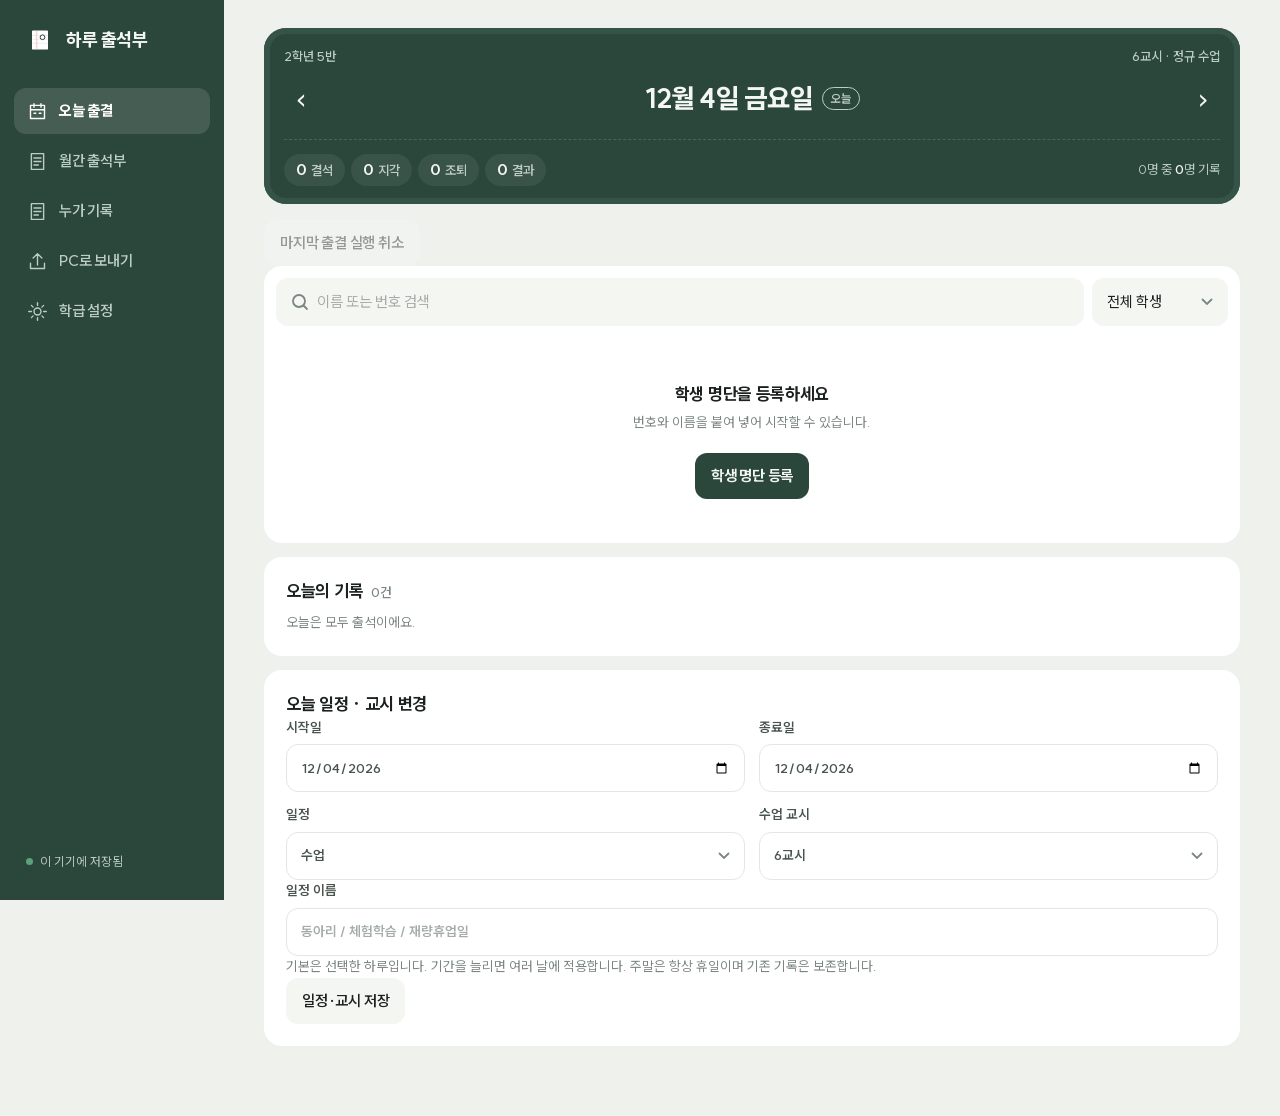
<file: index.html>
<!doctype html>
<html lang="ko"><head><meta charset="utf-8"><meta name="viewport" content="width=device-width,initial-scale=1,viewport-fit=cover"><meta name="theme-color" content="#2b463b"><meta name="description" content="우리 반 출결 기록, 출석부, PC 전송을 한 곳에서."><meta name="apple-mobile-web-app-capable" content="yes"><meta name="apple-mobile-web-app-title" content="하루 출석부"><meta name="apple-mobile-web-app-status-bar-style" content="default"><link rel="apple-touch-icon" href="./icon-192.png"><title>하루 출석부</title><link rel="manifest" href="./manifest.webmanifest"><link rel="icon" href="./icon.svg"><link rel="stylesheet" href="./style.css"></head>
<body><div id="app"><p class="loading">하루 출석부를 여는 중입니다…</p></div><div id="toast" role="status" aria-live="polite"></div><dialog id="editor"></dialog><script type="module" src="./app.js"></script></body></html>
</file>
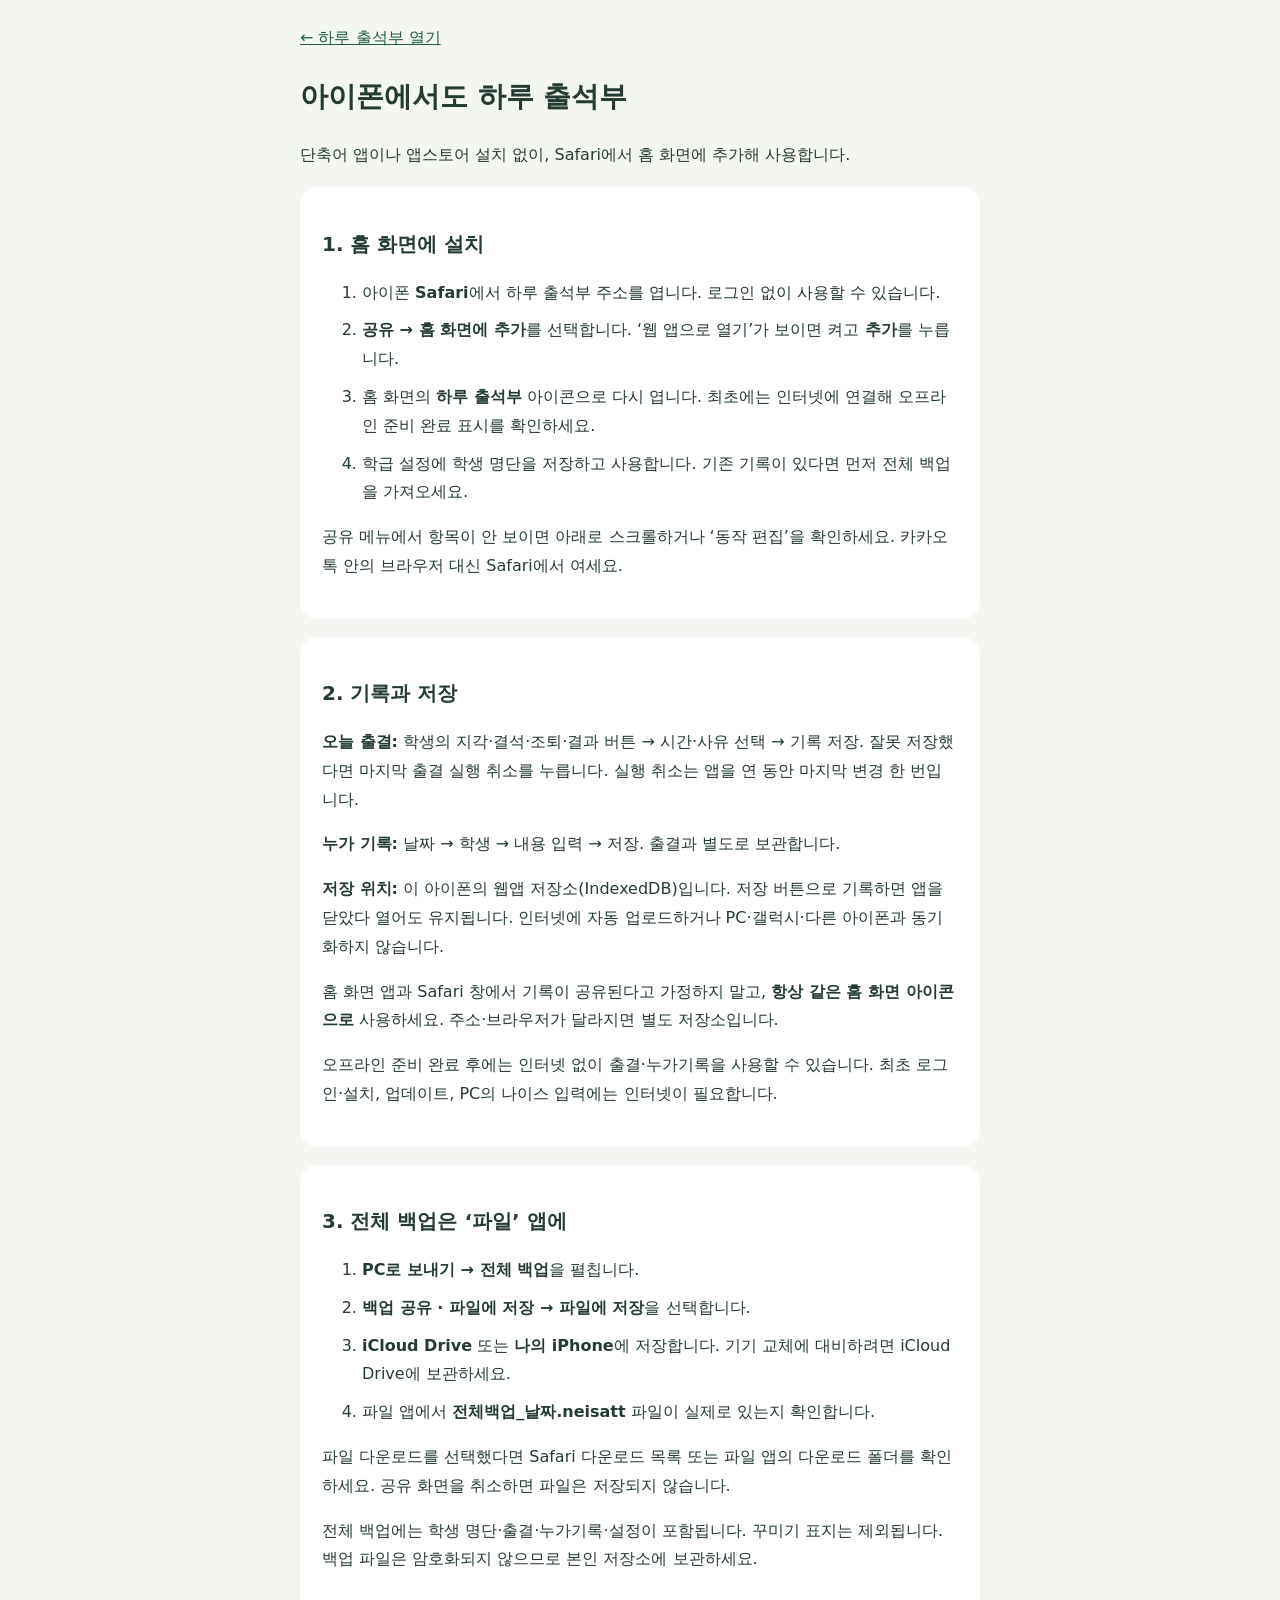
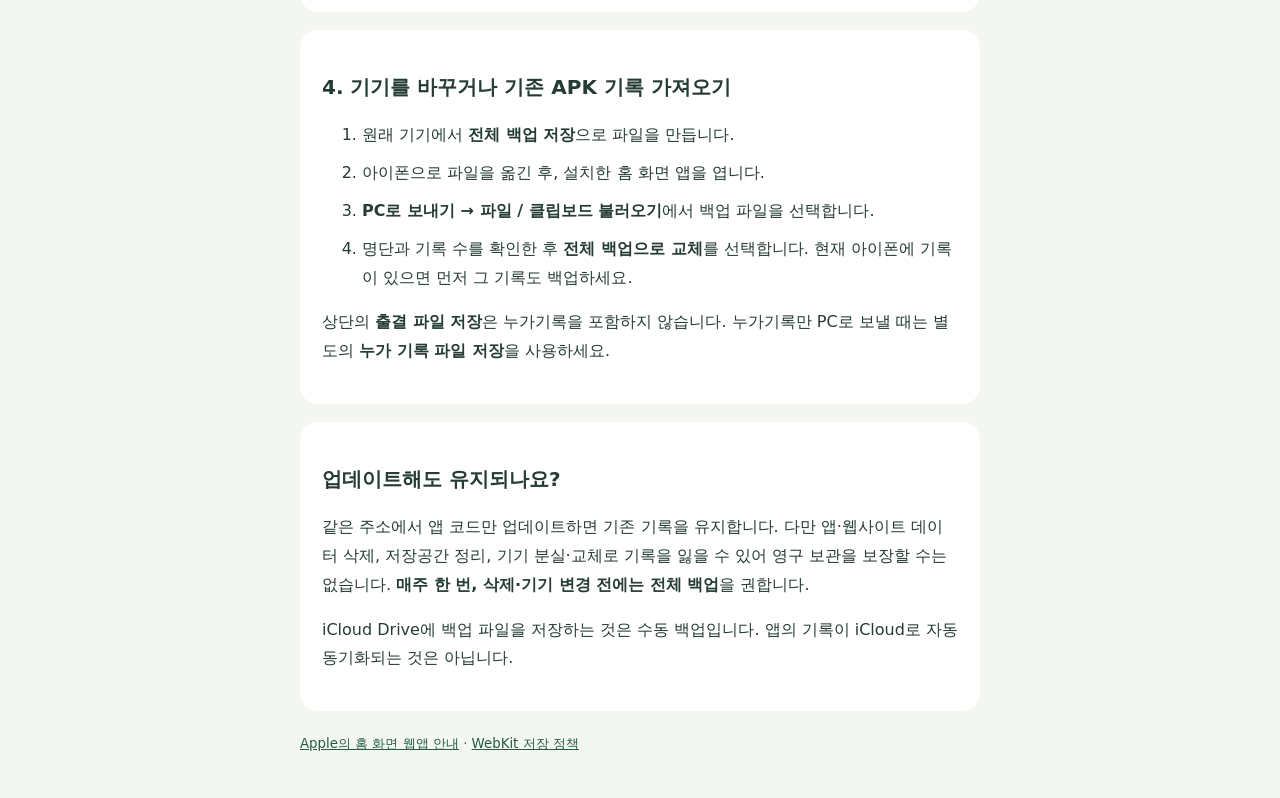
<file: iphone-guide.html>
<!doctype html><html lang="ko"><head><meta charset="utf-8"><meta name="viewport" content="width=device-width,initial-scale=1,viewport-fit=cover"><meta name="theme-color" content="#2b463b"><title>아이폰 설치와 백업 · 하루 출석부</title><style>body{font-family:system-ui,sans-serif;color:#253c32;background:#f4f6f2;line-height:1.8;margin:0;padding:24px max(20px,env(safe-area-inset-left))}main{max-width:680px;margin:auto}section{background:white;padding:22px;border-radius:18px;margin:18px 0}h1{font-size:28px}h2{font-size:20px}li{margin:9px 0}a{color:#245d42}button{font:inherit}small{color:#59665d}</style></head><body><main>
<a href="./">← 하루 출석부 열기</a><h1>아이폰에서도 하루 출석부</h1><p>단축어 앱이나 앱스토어 설치 없이, Safari에서 홈 화면에 추가해 사용합니다.</p>
<section><h2>1. 홈 화면에 설치</h2><ol><li>아이폰 <b>Safari</b>에서 하루 출석부 주소를 엽니다. 로그인 없이 사용할 수 있습니다.</li><li><b>공유 → 홈 화면에 추가</b>를 선택합니다. ‘웹 앱으로 열기’가 보이면 켜고 <b>추가</b>를 누릅니다.</li><li>홈 화면의 <b>하루 출석부</b> 아이콘으로 다시 엽니다. 최초에는 인터넷에 연결해 오프라인 준비 완료 표시를 확인하세요.</li><li>학급 설정에 학생 명단을 저장하고 사용합니다. 기존 기록이 있다면 먼저 전체 백업을 가져오세요.</li></ol><p>공유 메뉴에서 항목이 안 보이면 아래로 스크롤하거나 ‘동작 편집’을 확인하세요. 카카오톡 안의 브라우저 대신 Safari에서 여세요.</p></section>
<section><h2>2. 기록과 저장</h2><p><b>오늘 출결:</b> 학생의 지각·결석·조퇴·결과 버튼 → 시간·사유 선택 → 기록 저장. 잘못 저장했다면 마지막 출결 실행 취소를 누릅니다. 실행 취소는 앱을 연 동안 마지막 변경 한 번입니다.</p><p><b>누가 기록:</b> 날짜 → 학생 → 내용 입력 → 저장. 출결과 별도로 보관합니다.</p><p><b>저장 위치:</b> 이 아이폰의 웹앱 저장소(IndexedDB)입니다. 저장 버튼으로 기록하면 앱을 닫았다 열어도 유지됩니다. 인터넷에 자동 업로드하거나 PC·갤럭시·다른 아이폰과 동기화하지 않습니다.</p><p>홈 화면 앱과 Safari 창에서 기록이 공유된다고 가정하지 말고, <b>항상 같은 홈 화면 아이콘으로</b> 사용하세요. 주소·브라우저가 달라지면 별도 저장소입니다.</p><p>오프라인 준비 완료 후에는 인터넷 없이 출결·누가기록을 사용할 수 있습니다. 최초 로그인·설치, 업데이트, PC의 나이스 입력에는 인터넷이 필요합니다.</p></section>
<section><h2>3. 전체 백업은 ‘파일’ 앱에</h2><ol><li><b>PC로 보내기 → 전체 백업</b>을 펼칩니다.</li><li><b>백업 공유 · 파일에 저장 → 파일에 저장</b>을 선택합니다.</li><li><b>iCloud Drive</b> 또는 <b>나의 iPhone</b>에 저장합니다. 기기 교체에 대비하려면 iCloud Drive에 보관하세요.</li><li>파일 앱에서 <b>전체백업_날짜.neisatt</b> 파일이 실제로 있는지 확인합니다.</li></ol><p>파일 다운로드를 선택했다면 Safari 다운로드 목록 또는 파일 앱의 다운로드 폴더를 확인하세요. 공유 화면을 취소하면 파일은 저장되지 않습니다.</p><p>전체 백업에는 학생 명단·출결·누가기록·설정이 포함됩니다. 꾸미기 표지는 제외됩니다. 백업 파일은 암호화되지 않으므로 본인 저장소에 보관하세요.</p></section>
<section><h2>4. 기기를 바꾸거나 기존 APK 기록 가져오기</h2><ol><li>원래 기기에서 <b>전체 백업 저장</b>으로 파일을 만듭니다.</li><li>아이폰으로 파일을 옮긴 후, 설치한 홈 화면 앱을 엽니다.</li><li><b>PC로 보내기 → 파일 / 클립보드 불러오기</b>에서 백업 파일을 선택합니다.</li><li>명단과 기록 수를 확인한 후 <b>전체 백업으로 교체</b>를 선택합니다. 현재 아이폰에 기록이 있으면 먼저 그 기록도 백업하세요.</li></ol><p>상단의 <b>출결 파일 저장</b>은 누가기록을 포함하지 않습니다. 누가기록만 PC로 보낼 때는 별도의 <b>누가 기록 파일 저장</b>을 사용하세요.</p></section>
<section><h2>업데이트해도 유지되나요?</h2><p>같은 주소에서 앱 코드만 업데이트하면 기존 기록을 유지합니다. 다만 앱·웹사이트 데이터 삭제, 저장공간 정리, 기기 분실·교체로 기록을 잃을 수 있어 영구 보관을 보장할 수는 없습니다. <b>매주 한 번, 삭제·기기 변경 전에는 전체 백업</b>을 권합니다.</p><p>iCloud Drive에 백업 파일을 저장하는 것은 수동 백업입니다. 앱의 기록이 iCloud로 자동 동기화되는 것은 아닙니다.</p></section>
<p><small><a href="https://support.apple.com/guide/iphone/iphea86e5236/ios">Apple의 홈 화면 웹앱 안내</a> · <a href="https://webkit.org/blog/14403/updates-to-storage-policy/">WebKit 저장 정책</a></small></p>
</main></body></html>
</file>
<file: style.css>
@charset "UTF-8";
/* 하루 출석부 3.0 — 교실 칠판.
   매일 아침 칠판 구석에 쓰는 날짜를 화면 맨 위에 둡니다.
   기록이 있는 학생만 색 스티커로 눈에 띄고, 나머지는 조용히. */

@font-face{font-family:"SUIT";src:url("./fonts/SUIT-Variable.woff2") format("woff2-variations"),url("./fonts/SUIT-Variable.woff2") format("woff2");font-weight:100 900;font-display:swap}

:root{
  --board:#2b463b; --board-2:#355447; --board-line:#466556;
  --chalk:#f3f6f1; --chalk-2:#bccdc2;
  --bg:#eef1ec; --paper:#fff; --sunk:#f4f6f2;
  --ink:#1b211e; --ink-2:#48544d; --pencil:#7b8680; --line:#e3e7e1; --line-2:#cfd6cf;
  --go:#2b463b; --go-hover:#213a30;
  /* 출결 종류 색: 앱 전체에서 같은 뜻 */
  --absent:#cf4b3f; --absent-bg:#fdebe8;
  --late:#b47b0c;   --late-bg:#fcf2d9;
  --leave:#2a67ad;  --leave-bg:#e6effa;
  --out:#7650ab;    --out-bg:#f0eafa;
  --red:#c2412f; --red-bg:#fdecea;
  --favorite-outline:#a67511;--favorite-fill:#f5c84c;
  --green:var(--go);--muted:var(--pencil);--soft:var(--sunk);
  font-family:"SUIT","Pretendard","Malgun Gothic","Apple SD Gothic Neo","Noto Sans KR",system-ui,sans-serif;
  font-size:15px;line-height:1.6;color:var(--ink);background:var(--bg);
  font-synthesis:none;-webkit-font-smoothing:antialiased;-webkit-tap-highlight-color:transparent;color-scheme:light;
}
*{box-sizing:border-box}
body{margin:0}
h1,h2,h3,p{margin:0}
h1{font-size:25px;line-height:1.3;font-weight:800;letter-spacing:-.5px}
h2{font-size:17px;line-height:1.45;font-weight:750;letter-spacing:-.3px}
h3{font-size:14px;font-weight:700}
p{line-height:1.7}
a{color:var(--go)}
.muted{color:var(--pencil);font-size:13.5px;line-height:1.65}
.error{color:var(--red);font-size:13px;line-height:1.6}
.error:empty{display:none}
.loading{padding:48px 24px;color:var(--pencil)}
[hidden]{display:none!important}

/* 버튼·입력 */
button,input,select,textarea{font:inherit;color:inherit}
button{min-height:46px;padding:10px 16px;border:0;border-radius:12px;background:var(--sunk);font-weight:650;cursor:pointer;letter-spacing:-.2px}
button:hover{background:#e9ede7}
button:active{transform:scale(.98)}
button:disabled{opacity:.42;cursor:default;transform:none}
.primary{background:var(--go);color:var(--chalk);font-weight:750}
.primary:hover{background:var(--go-hover)}
.primary:disabled{opacity:1;background:#d6ddd7;color:#77837c}
.danger{color:var(--red);background:var(--red-bg)}
.danger:hover{background:#fadad5}
.text-button{min-height:38px;padding:6px 10px;background:none;color:var(--go);font-weight:700;font-size:14px;border-radius:10px}
.text-button:hover{background:var(--sunk)}
input,select,textarea{min-height:48px;max-width:100%;min-width:0;padding:10px 14px;border:1.5px solid var(--line);border-radius:12px;background:var(--paper)}
select{padding-right:34px;appearance:none;background:var(--paper) url("data:image/svg+xml,%3Csvg xmlns='http://www.w3.org/2000/svg' width='12' height='8'%3E%3Cpath d='M1.5 1.5l4.5 4.5 4.5-4.5' fill='none' stroke='%237b8680' stroke-width='1.8' stroke-linecap='round'/%3E%3C/svg%3E") no-repeat right 14px center}
textarea{width:100%;min-height:110px;line-height:1.75;resize:vertical}
input::placeholder,textarea::placeholder{color:#a3aca6}
input[type=checkbox]{accent-color:var(--go);min-height:0}
input:focus,select:focus,textarea:focus{outline:none;border-color:var(--go)}
:is(button,a,summary,label):focus-visible,input:focus-visible,select:focus-visible{outline:3px solid #8fb3a1;outline-offset:2px}

/* 배치 */
.flex{display:flex;align-items:center;gap:8px;flex-wrap:wrap}
.between{justify-content:space-between}
.split{display:grid;grid-template-columns:1.1fr 1fr;gap:16px}
.form-grid{display:grid;grid-template-columns:1fr 1fr;gap:12px 14px}
.full{grid-column:1/-1}
label.field{display:grid;gap:6px;font-size:13.5px;font-weight:700;color:var(--ink-2)}
.card{background:var(--paper);border-radius:18px;padding:22px;margin-bottom:14px}
.card>h2+.muted,.card>h2+p{margin-top:4px}
.card>.muted+.muted{margin-top:8px}
.notice{margin:0 0 14px;padding:14px 16px;border-radius:14px;background:#fbf4e1;color:#6b5420;font-size:13.5px;line-height:1.75}
.badge{display:inline-block;padding:3px 10px;margin:2px 3px 2px 0;border-radius:99px;background:var(--sunk);color:var(--ink-2);font-size:13px;font-weight:700;white-space:nowrap}
.badge.warn{background:var(--red-bg);color:var(--red)}
.chip{font-size:12.5px;color:var(--pencil)}
.dot{display:inline-block;width:7px;height:7px;border-radius:50%;background:#5aa37a;margin-right:7px;vertical-align:1px}
details summary{cursor:pointer;font-size:14px;font-weight:700;color:var(--ink-2);padding:8px 0}
.help-list{padding-left:20px;margin:10px 0 0;line-height:2.05;font-size:14.5px}

/* 출결 스티커 */
.tag{display:inline-flex;align-items:center;gap:5px;padding:2px 9px 2px 8px;margin:0 4px 0 0;border-radius:99px;font-size:12.5px;font-weight:800;white-space:nowrap;background:var(--sunk);color:var(--ink-2)}
.tag i{font-style:normal;font-weight:600;opacity:.8}
.tag::before{content:"";width:6px;height:6px;border-radius:50%;background:currentColor}
[data-type="결석"]{--t:var(--absent);--tb:var(--absent-bg)}
[data-type="지각"]{--t:var(--late);--tb:var(--late-bg)}
[data-type="조퇴"]{--t:var(--leave);--tb:var(--leave-bg)}
[data-type="결과"]{--t:var(--out);--tb:var(--out-bg)}
.tag[data-type]{color:var(--t);background:var(--tb)}

/* 표 */
.table-scroll{overflow-x:auto}
table{width:100%;border-collapse:collapse;font-size:14px;text-align:left;font-variant-numeric:tabular-nums}
th{font-weight:700;color:var(--pencil);font-size:12.5px}
td,th{padding:11px 8px;border-bottom:1px solid var(--line);white-space:nowrap}

/* ── 뼈대 ── */
.shell{display:grid;grid-template-columns:224px minmax(0,1fr);min-height:100vh}
.sidebar{position:sticky;top:0;height:100vh;display:flex;flex-direction:column;padding:24px 14px 18px;background:var(--board);color:var(--chalk)}
.brand{display:flex;align-items:center;gap:10px;padding:0 10px;font-size:18px;font-weight:800;letter-spacing:-.5px}
.brand img{width:32px;height:32px;border-radius:9px}
.brand small{display:none}
.sidebar nav{display:grid;gap:4px;margin-top:32px}
.nav{display:flex;align-items:center;gap:11px;width:100%;min-height:46px;padding:10px 12px;border-radius:12px;background:none;color:var(--chalk-2);font-weight:650;text-align:left;position:relative}
.nav:hover{background:rgba(255,255,255,.06);color:var(--chalk)}
.nav span{display:grid;place-items:center;width:22px;height:22px;flex-shrink:0}
.nav svg{width:21px;height:21px}
.nav.active{background:rgba(255,255,255,.12);color:#fff;font-weight:800}
.sidebar footer{margin-top:auto;padding:10px 12px;font-size:12.5px;color:var(--chalk-2)}
.main{width:100%;max-width:1060px;margin:0 auto;padding:28px 40px 56px}
.topline{display:flex;justify-content:space-between;align-items:center;gap:12px;margin-bottom:20px;font-size:13px;color:var(--pencil)}
.shell[data-view=today] .topline{display:none}
.mobile-title{display:none}
.heading{display:flex;align-items:flex-end;justify-content:space-between;gap:16px;margin-bottom:20px}
.heading .muted{margin-top:5px;font-size:14px}
.heading>.flex{flex-wrap:nowrap}
.heading>.flex>input{font-weight:700}

/* ── 칠판 ── */
.board{position:relative;margin:0 0 16px;padding:18px 20px 18px;border-radius:22px;background:var(--board);color:var(--chalk);box-shadow:inset 0 0 0 6px var(--board-2)}
.board-top{display:flex;justify-content:space-between;gap:10px;font-size:13px;font-weight:600;color:var(--chalk-2)}
.date-switch{display:flex;align-items:center;justify-content:space-between;gap:6px;margin:6px -6px 14px}
.date-switch>button{width:46px;min-width:46px;height:46px;padding:0;border-radius:50%;background:transparent;color:var(--chalk);font-size:28px;font-weight:300;line-height:1}
.date-switch>button:hover{background:rgba(255,255,255,.08)}
.date-pick{position:relative;flex:1;display:flex;align-items:center;justify-content:center;gap:8px;min-height:52px;border-radius:14px;cursor:pointer}
.date-pick:hover{background:rgba(255,255,255,.06)}
.date-text{font-size:27px;font-weight:800;letter-spacing:-.8px;white-space:nowrap}
.date-today{padding:1px 8px;border:1.5px solid var(--chalk-2);border-radius:99px;font-size:12px;font-weight:700;color:var(--chalk-2)}
.date-pick input{position:absolute;inset:0;width:100%;height:100%;min-height:0;padding:0;border:0;opacity:0;cursor:pointer}
.date-pick input::-webkit-calendar-picker-indicator{position:absolute;inset:0;width:100%;height:100%;cursor:pointer}
.date-pick:focus-within{outline:3px solid #8fb3a1;outline-offset:2px}
.board-tally{display:flex;flex-wrap:wrap;align-items:center;gap:6px;padding-top:14px;border-top:1.5px dashed var(--board-line)}
.tally{display:inline-flex;align-items:baseline;gap:4px;padding:4px 12px;border-radius:99px;background:rgba(255,255,255,.07);font-size:13px;font-weight:650;color:var(--chalk-2)}
.tally b{font-size:15px;font-weight:800;color:var(--chalk)}
.tally.has{background:var(--tb);color:var(--t)}
.tally.has b{color:var(--t)}
.tally-total{margin-left:auto;font-size:13px;color:var(--chalk-2)}
.tally-total b{color:var(--chalk)}

/* ── 명렬표 ── */
.roster-card{padding:0;overflow:hidden}
.roster-tools{display:grid;grid-template-columns:minmax(0,1fr) 136px;gap:8px;padding:12px}
.roster-tools input,.roster-tools select{width:100%;background-color:var(--sunk);border-color:transparent}
.roster-tools input{padding-left:40px;background:var(--sunk) url("data:image/svg+xml,%3Csvg xmlns='http://www.w3.org/2000/svg' width='18' height='18' fill='none' stroke='%237b8680' stroke-width='1.8' stroke-linecap='round'%3E%3Ccircle cx='8' cy='8' r='6'/%3E%3Cpath d='M12.5 12.5L16 16'/%3E%3C/svg%3E") no-repeat 14px center}
.roster-tools input:focus,.roster-tools select:focus{background-color:var(--paper);border-color:var(--go)}
.roster-hint{display:none}
.empty{text-align:center;padding:44px 20px}
.empty h2{margin-bottom:6px}
.empty .primary{margin-top:18px}

.mobile-roster{display:none}
.roster-group{margin:0;padding:12px 18px 6px;font-size:12.5px;font-weight:800;color:var(--pencil)}
.student-row{position:relative;display:flex;align-items:center;gap:2px;min-height:68px;padding:0 12px 0 6px;border-top:1px solid var(--line)}
.roster-group+.student-row{border-top:0}
.student-row.has-record{background:linear-gradient(90deg,var(--tb) 0,var(--paper) 70%)}
.student-row.has-record::before{content:"";position:absolute;left:0;top:10px;bottom:10px;width:4px;border-radius:0 4px 4px 0;background:var(--t)}
.student-card{display:flex;align-items:center;gap:12px;flex:1;min-width:0;min-height:66px;padding:0 4px;border-radius:0;background:none;text-align:left;font-weight:inherit}
.student-card:hover{background:none}
.student-card:active{transform:none}
.student-number{display:grid;place-items:center;flex-shrink:0;width:32px;height:32px;border-radius:50%;background:var(--sunk);color:var(--ink-2);font-size:13.5px;font-weight:750;font-variant-numeric:tabular-nums}
.has-record .student-number{background:var(--paper);color:var(--t);box-shadow:inset 0 0 0 1.5px var(--t)}
.student-body{display:grid;gap:3px;flex:1;min-width:0}
.student-body strong{font-size:16.5px;font-weight:750;letter-spacing:-.3px;white-space:nowrap;overflow:hidden;text-overflow:ellipsis}
.student-detail{display:flex;flex-wrap:wrap;gap:3px;font-size:12.5px;color:#a2aba5;line-height:1.5}
.student-card:hover strong{color:var(--go)}
.favorite-toggle{display:inline-grid;place-items:center;width:34px;min-width:34px;height:44px;min-height:44px;padding:0;border-radius:10px;background:none;color:#c0c7c2}
.favorite-toggle:hover{background:none;color:var(--ink-2)}
.favorite-toggle svg{width:18px;height:18px;fill:none;stroke:currentColor;stroke-width:1.8;stroke-linejoin:round}
.favorite-toggle.is-favorite{color:var(--favorite-outline)}
.favorite-toggle.is-favorite svg{fill:var(--favorite-fill)}

/* 빠른 기록: 평소엔 조용히, 누를 때만 종류 색 */
.record-shortcuts{display:flex;gap:4px;flex-shrink:0}
.record-shortcuts button,.late-shortcut{width:42px;min-width:42px;height:42px;min-height:42px;padding:0;border-radius:11px;background:var(--sunk);color:var(--ink-2);font-size:13px;font-weight:700}
.record-shortcuts button[data-type]:hover{background:var(--tb);color:var(--t)}
.record-shortcuts button[data-type]:active{background:var(--t);color:#fff}

/* 데스크톱 표 */
.desktop-roster{border-top:1px solid var(--line)}
.roster th,.roster td{padding:0 6px;height:50px;border-bottom:1px solid var(--line)}
.roster thead th{height:40px;color:var(--pencil);font-size:12.5px;text-align:center}
.roster thead th:nth-child(-n+3),.roster thead th:last-child{text-align:left}
.roster td:first-child,.roster th:first-child{width:48px;padding-left:12px}
.roster td:nth-child(2),.roster th:nth-child(2){width:46px;color:var(--pencil);font-weight:700}
.roster td:nth-child(3){width:110px}
.roster .student-name{min-height:38px;padding:4px 8px;margin-left:-8px;color:var(--ink);font-size:15px;font-weight:750}
.roster td:nth-child(n+4):not(:last-child){text-align:center;width:52px}
.roster td:last-child,.roster th:last-child{padding-left:14px}
.roster tbody tr:hover{background:#fafbf9}
.roster tbody tr:last-child td{border-bottom:0}
.slot-btn{display:inline-grid;place-items:center;width:40px;min-width:0;height:38px;min-height:38px;padding:0;border-radius:10px;background:none;color:#cfd5d0;font-size:15px}
.slot-btn:hover{background:var(--sunk);color:var(--go)}
.slot-btn.marked{background:var(--tb);color:var(--t)}
.attendance-symbol{width:24px;height:24px;vertical-align:middle}
.slot-btn .attendance-symbol{width:24px;height:24px;display:block}

/* 오늘의 기록 */
.record{display:flex;align-items:center;justify-content:space-between;gap:12px;padding:12px 0;border-bottom:1px solid var(--line)}
.record:last-child{border-bottom:0;padding-bottom:0}
.record p{font-size:13.5px;color:var(--ink-2);margin-top:4px;overflow-wrap:anywhere}
.card>h2 .muted{font-weight:600;margin-left:4px}
.card>h2+.record{margin-top:6px}
.card>h2+p.muted{margin-top:8px}
.daily-cover{height:120px;border-radius:18px;overflow:hidden;margin:0 0 14px;background:var(--line)}
.daily-cover img{width:100%;height:100%;object-fit:cover;display:block}

/* ── 기록 창 ── */
dialog{width:calc(100% - 24px);max-width:500px;max-height:90vh;padding:24px;border:0;border-radius:22px;background:var(--paper);color:inherit;box-shadow:0 24px 60px rgba(20,30,25,.28)}
dialog::backdrop{background:rgba(20,30,25,.42)}
dialog>h2{margin-bottom:8px}
dialog>p{font-size:14px}
.editor-title{align-items:flex-start;flex-wrap:nowrap;margin-bottom:6px}
.editor-title h2{font-size:21px;font-weight:800;margin:0}
#close-dialog{width:40px;height:40px;min-height:40px;padding:0;border-radius:50%;background:var(--sunk);color:var(--ink-2);font-size:22px;line-height:1}
.record-selector{margin-top:14px}
.editor-fields{margin:16px 0 6px}
.editor-fields select,.record-selector select{width:100%}
.slot-heading{margin-top:14px;flex-wrap:nowrap}
.slot-heading h3{font-size:13.5px;color:var(--ink-2)}
.slots{display:grid;grid-template-columns:repeat(5,minmax(0,1fr));gap:6px;margin:8px 0}
.slots label{position:relative;min-height:46px;cursor:pointer}
.slots input{position:absolute;inset:0;width:100%;height:100%;margin:0;opacity:0;cursor:pointer}
.slots span{display:grid;place-items:center;height:46px;border-radius:12px;background:var(--sunk);font-size:13.5px;font-weight:700;font-variant-numeric:tabular-nums}
.slots input:checked+span{background:var(--go);color:var(--chalk)}
.slots input:focus-visible+span{outline:3px solid #8fb3a1;outline-offset:2px}
.editor-hint{font-size:12.5px;color:var(--pencil);margin:0 0 14px}
#event-form .field{gap:6px}
#event-form .field input{width:100%}
#event-form .error{margin-top:10px}
.dialog-actions{display:flex;justify-content:flex-end;gap:8px;margin-top:20px}
.dialog-actions .primary{min-width:130px;min-height:52px;font-size:16px}
.dialog-actions .danger{margin-right:auto}
#overlap-warning{background:#fbf4e1;padding:10px 12px;margin-top:8px;border-radius:12px;font-size:12.5px}
#overlap-warning label{display:flex;align-items:center;gap:7px}
.confirmation{max-width:360px}
.confirmation h2{font-size:18px;line-height:1.6;margin:0 0 20px}
.confirm-actions{display:flex;gap:8px;justify-content:flex-end}
.confirm-actions button{min-width:88px}
#toast{position:fixed;left:50%;bottom:28px;transform:translateX(-50%);z-index:100;display:none;max-width:calc(100vw - 32px);padding:13px 20px;border-radius:99px;background:var(--board);color:var(--chalk);font-size:14px;font-weight:650;box-shadow:0 10px 30px rgba(20,30,25,.3)}

/* ── 월간 출석부 ── */
.week{padding:18px 20px}
.week>.flex h2 .muted{font-weight:600;margin-left:6px}
.week>.flex button{min-height:38px;padding:7px 14px;font-size:13.5px}
.week>.muted{margin-top:8px;font-size:12.5px}
.ledger-preview-trigger{display:block;width:100%;min-height:0;padding:0;border-radius:10px;background:none;cursor:zoom-in}
.ledger-preview-trigger:hover{background:none}
.ledger-preview-trigger:active{transform:none}
.ledger-preview-trigger canvas,.ledger-canvas{display:block;width:100%;height:auto;margin-top:12px;border-radius:10px;border:1px solid var(--line)}
.ledger-preview-trigger:hover canvas{border-color:var(--go)}
dialog.ledger-preview{width:calc(100% - 24px);max-width:1200px;height:90vh;height:90dvh;max-height:calc(100% - 24px);padding:14px;overflow:hidden}
dialog.ledger-preview[open]{display:flex;flex-direction:column;gap:8px}
.preview-header{display:flex;align-items:center;justify-content:space-between;gap:8px}
.preview-header h2{margin:0;font-size:17px}
.preview-toolbar{display:flex;align-items:center;gap:6px;flex-wrap:wrap}
.preview-toolbar button,.preview-header button{min-height:40px;padding:6px 14px;font-size:13.5px}
.preview-toolbar output{min-width:48px;text-align:center;font-size:13px;font-variant-numeric:tabular-nums}
.preview-help,.preview-status{margin:0;font-size:12.5px;color:var(--pencil)}
.preview-status{min-height:20px}
.preview-viewport{flex:1;min-height:0;min-width:0;overflow:auto;background:var(--bg);border-radius:12px;touch-action:none;overscroll-behavior:contain;cursor:grab;scrollbar-gutter:stable}
.preview-viewport canvas{display:block;max-width:none;user-select:none;margin:0;border:0;width:auto}

/* ── 보내기·설정 ── */
#plan-summary .badge{font-size:13.5px;padding:4px 12px}
.card>button{margin-top:12px}
.card>button+.text-button{margin-left:6px}
.file-picker{display:block;position:relative;padding:20px 18px;border:2px dashed var(--line-2);border-radius:14px;background:var(--sunk);font-size:14px;font-weight:700;color:var(--ink-2);cursor:pointer}
.file-picker:hover{border-color:var(--go);color:var(--go)}
.file-picker input{display:block;width:100%;margin-top:10px;min-height:0;padding:0;border:0;background:none;font-weight:500;font-size:13px}
#import-text{margin-top:12px!important}
#import-text+button{margin-top:10px}
.mapping{display:grid;grid-template-columns:repeat(5,1fr);gap:8px;margin-top:12px}
.mapping label{font-size:13.5px;font-weight:700;color:var(--ink-2)}
.mapping select{width:100%;margin-top:6px}
.calendar-row{display:grid;grid-template-columns:1.2fr 1.5fr .7fr 1.7fr auto;gap:10px;align-items:end;padding:14px 0;border-bottom:1px solid var(--line)}
.calendar-row input,.calendar-row select{width:100%}
.symbol-table input{width:58px;text-align:center}
.symbol-table td{padding:6px}
.card details{margin-top:10px}
.card>.field{margin-top:12px}
.card .table-scroll{margin-top:10px}
.card td .attendance-symbol{color:var(--go)}
.cover-picker{display:inline-flex;align-items:center;position:relative;overflow:hidden;min-height:46px;margin:14px 8px 10px 0;padding:10px 16px;border-radius:12px;background:var(--sunk);font-weight:650;cursor:pointer}
.cover-picker input{position:absolute;inset:0;opacity:0;cursor:pointer;width:100%}
.checkline{display:flex;gap:8px;align-items:center}
.eyebrow,.section-tag,.daily-summary{display:none}

@media(max-width:1000px){.shell{grid-template-columns:196px minmax(0,1fr)}.main{padding:24px 24px 44px}.split{grid-template-columns:1fr}}
@media(max-width:900px){.calendar-row{grid-template-columns:1fr 1fr}.calendar-row button{justify-self:start}}

/* ── 휴대폰 ── */
@media(max-width:700px){
  html,body,#app{height:100%;overflow:hidden}
  .shell{display:flex;flex-direction:column;height:100%;max-height:100%;min-height:0;overflow:hidden}
  .main{order:0;flex:1;min-height:0;max-width:none;margin:0;padding:12px 12px 24px;overflow-y:auto;overscroll-behavior-y:contain}
  .sidebar{order:1;position:static;flex:0 0 auto;width:100%;height:auto;min-height:0;padding:0;background:var(--paper);color:var(--ink);box-shadow:0 -1px 0 var(--line)}
  .sidebar .brand,.sidebar footer{display:none}
  .sidebar nav{display:flex;margin:0;gap:0;padding:4px 4px 2px}
  .android-app .sidebar,.android-app .sidebar nav{padding-bottom:0}
  .sidebar .nav{flex:1;flex-direction:column;justify-content:center;gap:2px;min-height:58px;padding:4px 1px;background:none;font-size:11px;font-weight:650;color:var(--pencil);white-space:nowrap}
  .sidebar .nav span{width:46px;height:28px;border-radius:99px}
  .sidebar .nav.active{color:var(--go);font-weight:800;background:none}
  .sidebar .nav.active span{background:#dfe8e2}
  body:has(dialog[open]) .sidebar{visibility:hidden}
  input,select,textarea{font-size:16px}
  h1{font-size:23px}
  .topline{margin:2px 4px 14px;font-size:12.5px;align-items:flex-start}
  .topline>span:first-child{flex:1;min-width:0;line-height:1.5}
  .mobile-title{display:block;font-size:14px;font-weight:800;color:var(--ink)}
  .topline .chip{font-size:11.5px;white-space:nowrap}
  .heading{flex-direction:column;align-items:stretch;gap:12px;margin:0 4px 14px}
  .heading>.flex>input{flex:1}
  .board{margin:0 0 12px;padding:14px 14px 14px;border-radius:20px}
  .date-text{font-size:25px}
  .tally{padding:4px 10px;font-size:12.5px}
  .tally-total{width:100%;margin:4px 0 0 2px}
  .card{padding:18px;border-radius:18px;margin-bottom:12px}
  .roster-card{padding:0}
  .roster-tools{grid-template-columns:minmax(0,1fr) 112px;padding:10px;gap:6px}
  .desktop-roster{display:none}
  .mobile-roster{display:block}
  .form-grid{grid-template-columns:1fr 1fr;gap:10px}
  .editor-fields{grid-template-columns:1fr 1fr!important}
  .full{grid-column:auto}
  .mapping{grid-template-columns:repeat(3,1fr)}
  .daily-cover{height:100px}
  .week{padding:14px}
  #toast{bottom:82px}
  /* 기록 창은 아래에서 올라오는 시트로 */
  dialog{position:fixed;inset:auto 0 0 0;margin:0;width:100%;max-width:none;max-height:92%;padding:20px 18px 18px;border-radius:24px 24px 0 0;overflow:auto}
  dialog[open]{animation:sheet .22s ease-out}
  dialog::before{content:"";display:block;width:40px;height:4px;margin:-8px auto 14px;border-radius:99px;background:var(--line-2)}
  dialog.confirmation,dialog.ledger-preview{inset:0;margin:auto;width:calc(100% - 24px);border-radius:22px;animation:none}
  dialog.confirmation::before,dialog.ledger-preview::before{display:none}
  .dialog-actions .primary{flex:1}
  .card .flex>button{flex:1 1 auto}
}
@keyframes sheet{from{transform:translateY(40px);opacity:.4}to{transform:none;opacity:1}}
@media(max-width:374px){
  .main{padding-left:8px;padding-right:8px}
  .record-shortcuts{gap:3px}
  .record-shortcuts button{width:36px;min-width:36px;font-size:12px}
  .student-number{width:28px;height:28px;font-size:12.5px}
  .student-card{gap:8px}
  .favorite-toggle{width:28px;min-width:28px}
  .date-text{font-size:22px}
}
@media print{
  html,body,#app{height:auto;overflow:visible}
  .sidebar,.topline,.heading button,.heading .flex,.week button,#toast,.notice,.board{display:none!important}
  .shell{display:block;height:auto;overflow:visible}
  .main{padding:0;max-width:none;overflow:visible;height:auto}
  .week{break-inside:avoid;break-after:page;padding:0}
  .ledger-preview-trigger canvas{border:0}
  dialog.ledger-preview{display:none!important}
}
@media(prefers-reduced-motion:reduce){dialog[open]{animation:none}button:active{transform:none}}
@media(prefers-reduced-motion:no-preference){button{transition:background-color .15s,color .15s,transform .08s}}
@media(forced-colors:active){.favorite-toggle.is-favorite{outline:1px solid Highlight}.student-row.has-record::before{background:Highlight}}
*{scrollbar-color:#bcc5bf transparent;scrollbar-width:thin}
.student-detail:empty{display:none}

[data-view=journal] .favorite-toggle{width:48px;min-width:48px;height:48px;font-size:24px}
[data-view=journal] .favorite-toggle.is-favorite{color:var(--favorite-fill)}
[data-view=journal] .student-detail{color:var(--ink-2);overflow-wrap:anywhere}
[data-view=journal] .student-card{min-width:0}

[data-view=journal] .student-row{--t:var(--go);--tb:var(--sunk)}


/* iPhone home indicator and notch: native Android already handles its insets. */
@media(max-width:700px){
 html:not(.android-app),html:not(.android-app) body,html:not(.android-app) #app{height:100dvh}
 html:not(.android-app) .main{padding-top:calc(12px + env(safe-area-inset-top));padding-left:max(12px,env(safe-area-inset-left));padding-right:max(12px,env(safe-area-inset-right))}
 html:not(.android-app) .sidebar nav{padding-bottom:calc(2px + env(safe-area-inset-bottom))}
 html:not(.android-app) dialog{padding-bottom:calc(18px + env(safe-area-inset-bottom))}
 html:not(.android-app) #toast{bottom:calc(82px + env(safe-area-inset-bottom))}
}
</file>
